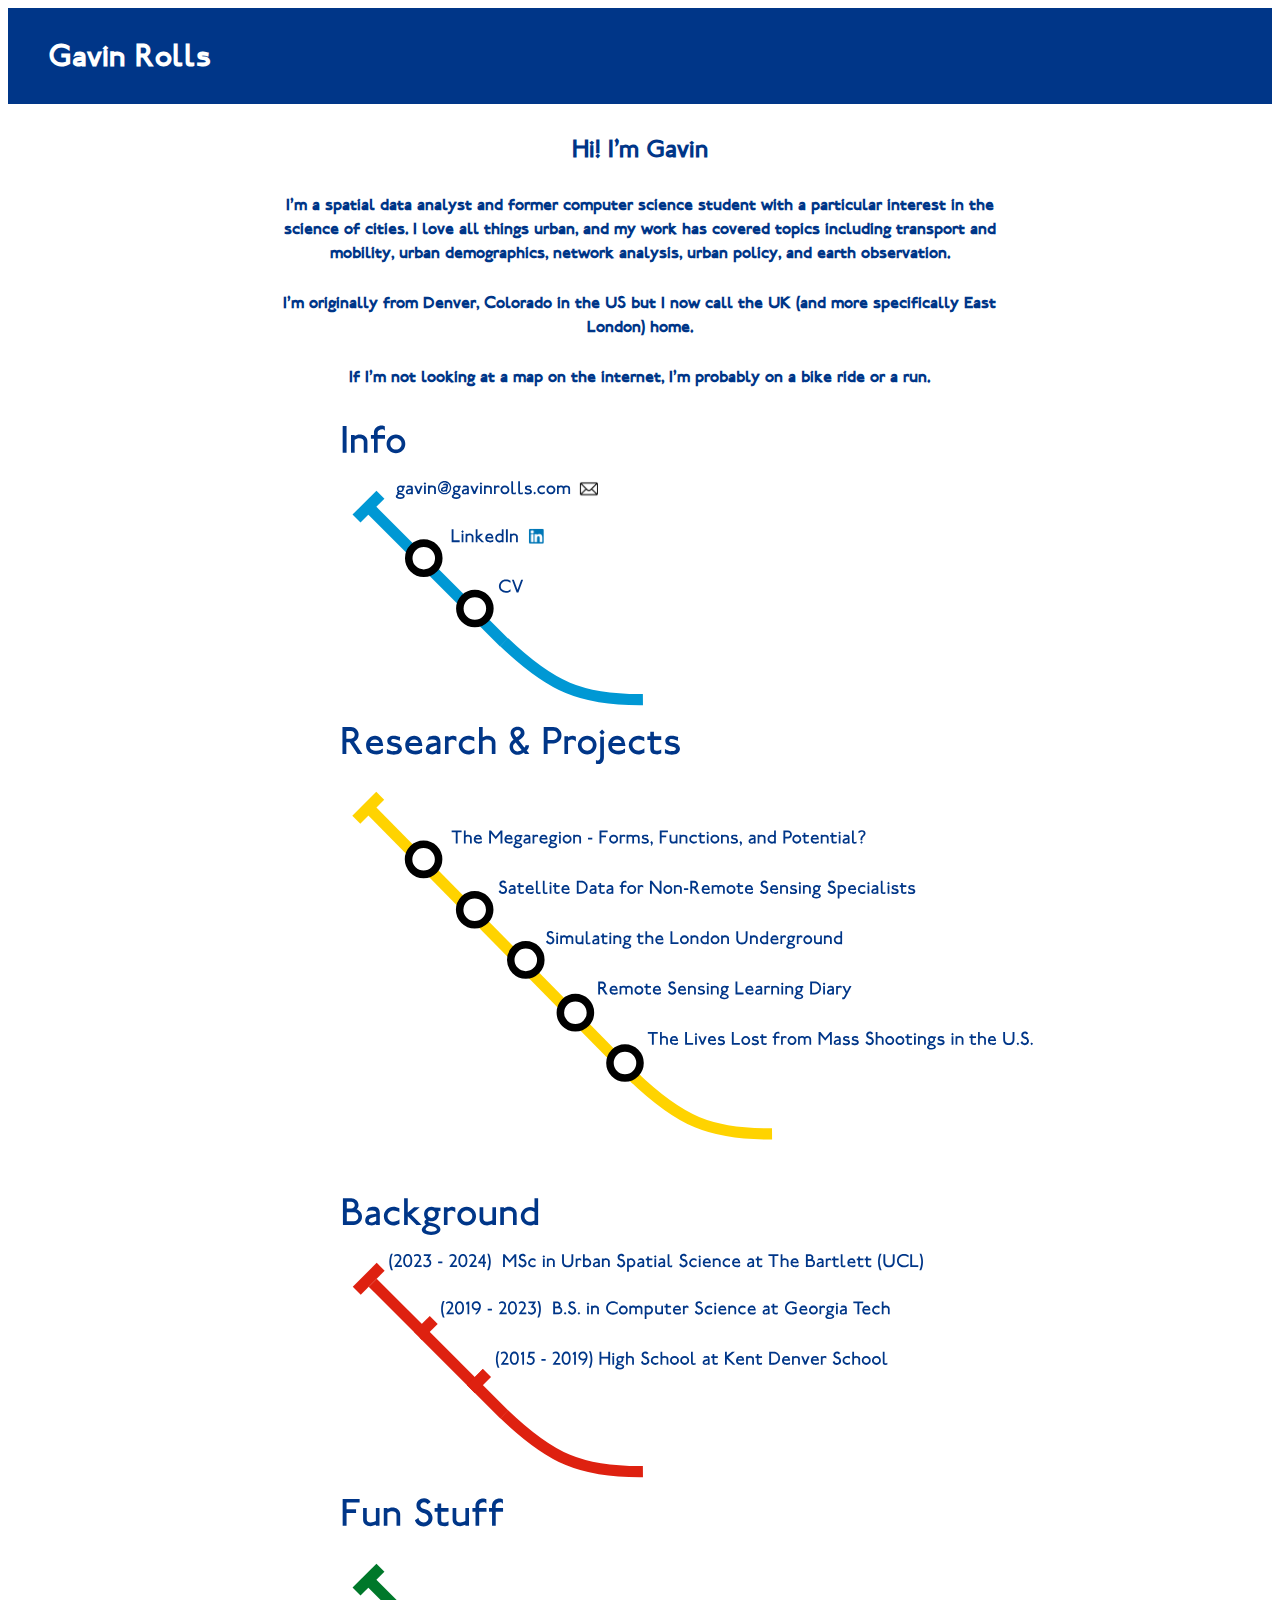
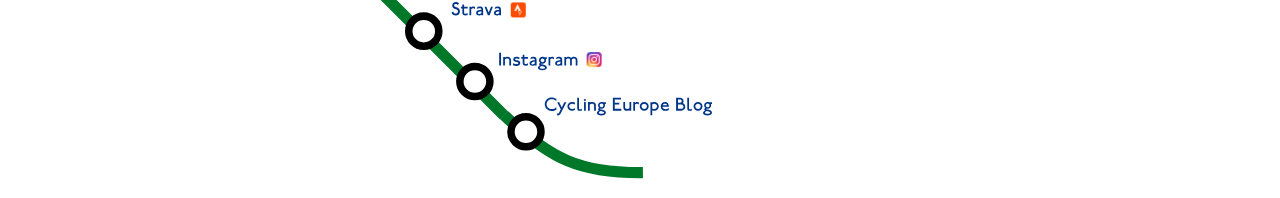
<file: index.html>
<!DOCTYPE html>
<html>
	<head>
		<link rel="icon" href="/favicon.ico" type="image/x-icon">
		<meta charset="UTF-8"/> 
		<title>Gavin Rolls</title>
		<link href="style.css" type="text/css" rel="stylesheet" />
   	<div class="header">
		<h1>Gavin Rolls</h1>
	</div>
	<div class="wrapper">
		<div class="text">
			<h2>Hi! I'm Gavin</h2>
			<h3>
				I'm a spatial data analyst and former computer science student with a particular interest in the science of cities.
				I love all things urban, and my work has covered topics including transport and mobility, urban demographics, network analysis, urban policy, and earth observation.
			</h3>
			<h3>
				I'm originally from Denver, Colorado in the US but I now call the UK (and more specifically East London) home.
			</h3>
			<h3>
				If I'm not looking at a map on the internet, I'm probably on a bike ride or a run.
			</h3>
		</div>
		<object
			class="info"
			id="info"
			width="600px"
			data="Info.svg"
		></object>
		<script>
			var a = document.getElementById("info");
			a.addEventListener("load",function(){
                var svgDoc = a.contentDocument;
                var linkedIn = svgDoc.getElementById("linkedin");
				linkedIn.style.cursor = 'pointer';
				linkedIn.addEventListener("mouseover",function(){
					linkedIn.setAttributeNS(null, "r", 30);
				}, false);
				linkedIn.addEventListener("mouseout",function(){
					linkedIn.setAttributeNS(null, "r", 20);
				}, false);
				linkedIn.addEventListener("click",function(){
					window.location.assign('https://www.linkedin.com/in/gavin-rolls/')
                }, false);
				
				var resume = svgDoc.getElementById("cv");
				resume.style.cursor = 'pointer';
				resume.addEventListener("mouseover",function(){
					resume.setAttributeNS(null, "r", 30);
				}, false);
				resume.addEventListener("mouseout",function(){
					resume.setAttributeNS(null, "r", 20);
				}, false);
				resume.addEventListener("click",function(){
					window.location.assign("cv.html")
                }, false);
            }, false);
		</script>
		<object
			class="projects"
			id="projects"
			width="738px"
			data="Projects and Research.svg"
		></object>
		<script>
			var b = document.getElementById("projects");
			b.addEventListener("load",function(){
                var svgDoc = b.contentDocument;
                var shootings = svgDoc.getElementById("massshootings");
				shootings.style.cursor = 'pointer';
				shootings.addEventListener("mouseover",function(){
					shootings.setAttributeNS(null, "r", 30);
				}, false);
				shootings.addEventListener("mouseout",function(){
					shootings.setAttributeNS(null, "r", 20);
				}, false);
				shootings.addEventListener("click",function(){
					window.location.assign('MassShootings/shootings.html')
                }, false);

				var megaregions = svgDoc.getElementById("megaregions");
				megaregions.style.cursor = 'pointer';
				megaregions.addEventListener("mouseover",function(){
					megaregions.setAttributeNS(null, "r", 30);
				}, false);
				megaregions.addEventListener("mouseout",function(){
					megaregions.setAttributeNS(null, "r", 20);
				}, false);
				megaregions.addEventListener("click",function(){
					window.location.assign('https://doi.org/10.1080/12265934.2023.2189156')
                }, false);

				var remotesensing = svgDoc.getElementById("remotesensing");
				remotesensing.style.cursor = 'pointer';
				remotesensing.addEventListener("mouseover",function(){
					remotesensing.setAttributeNS(null, "r", 30);
				}, false);
				remotesensing.addEventListener("mouseout",function(){
					remotesensing.setAttributeNS(null, "r", 20);
				}, false);
				remotesensing.addEventListener("click",function(){
					window.location.assign('https://doi.org/10.1017/dap.2025.7')
                }, false);

				var londonunderground = svgDoc.getElementById("londonunderground");
				londonunderground.style.cursor = 'pointer';
				londonunderground.addEventListener("mouseover",function(){
					londonunderground.setAttributeNS(null, "r", 30);
				}, false);
				londonunderground.addEventListener("mouseout",function(){
					londonunderground.setAttributeNS(null, "r", 20);
				}, false);
				londonunderground.addEventListener("click",function(){
					window.location.assign('londonunderground.html')
                }, false);

				var learningdiary = svgDoc.getElementById("learningdiary");
				learningdiary.style.cursor = 'pointer';
				learningdiary.addEventListener("mouseover",function(){
					learningdiary.setAttributeNS(null, "r", 30);
				}, false);
				learningdiary.addEventListener("mouseout",function(){
					learningdiary.setAttributeNS(null, "r", 20);
				}, false);
				learningdiary.addEventListener("click",function(){
					window.location.assign('https://grolls23.github.io/LearningDiary/')
                }, false);
			}, false);
		</script>
		<object
			class="background"
			id="background"
			width="600px"
			data="Background.svg"
		></object>
		<object
			class="fun"
			id="fun"
			width="600px"
			data="Fun Stuff.svg"
		></object>
		<script>
			var c = document.getElementById("fun");
			c.addEventListener("load",function(){
                var svgDoc = c.contentDocument;
                var strava = svgDoc.getElementById("strava");
				strava.style.cursor = 'pointer';
				strava.addEventListener("mouseover",function(){
					strava.setAttributeNS(null, "r", 30);
				}, false);
				strava.addEventListener("mouseout",function(){
					strava.setAttributeNS(null, "r", 20);
				}, false);
				strava.addEventListener("click",function(){
					window.location.assign('https://www.strava.com/athletes/32781425')
                }, false);

				var instagram = svgDoc.getElementById("instagram");
				instagram.style.cursor = 'pointer';
				instagram.addEventListener("mouseover",function(){
					instagram.setAttributeNS(null, "r", 30);
				}, false);
				instagram.addEventListener("mouseout",function(){
					instagram.setAttributeNS(null, "r", 20);
				}, false);
				instagram.addEventListener("click",function(){
					window.location.assign('https://www.instagram.com/gavinrolls/?hl=en')
                }, false);

				var rollsTour = svgDoc.getElementById("rollsTour");
				rollsTour.style.cursor = 'pointer';
				rollsTour.addEventListener("mouseover",function(){
					rollsTour.setAttributeNS(null, "r", 30);
				}, false);
				rollsTour.addEventListener("mouseout",function(){
					rollsTour.setAttributeNS(null, "r", 20);
				}, false);
				rollsTour.addEventListener("click",function(){
					window.location.assign('https://rollseurotour.substack.com')
                }, false);
            }, false);
		</script>
	</div>
</html>
</file>
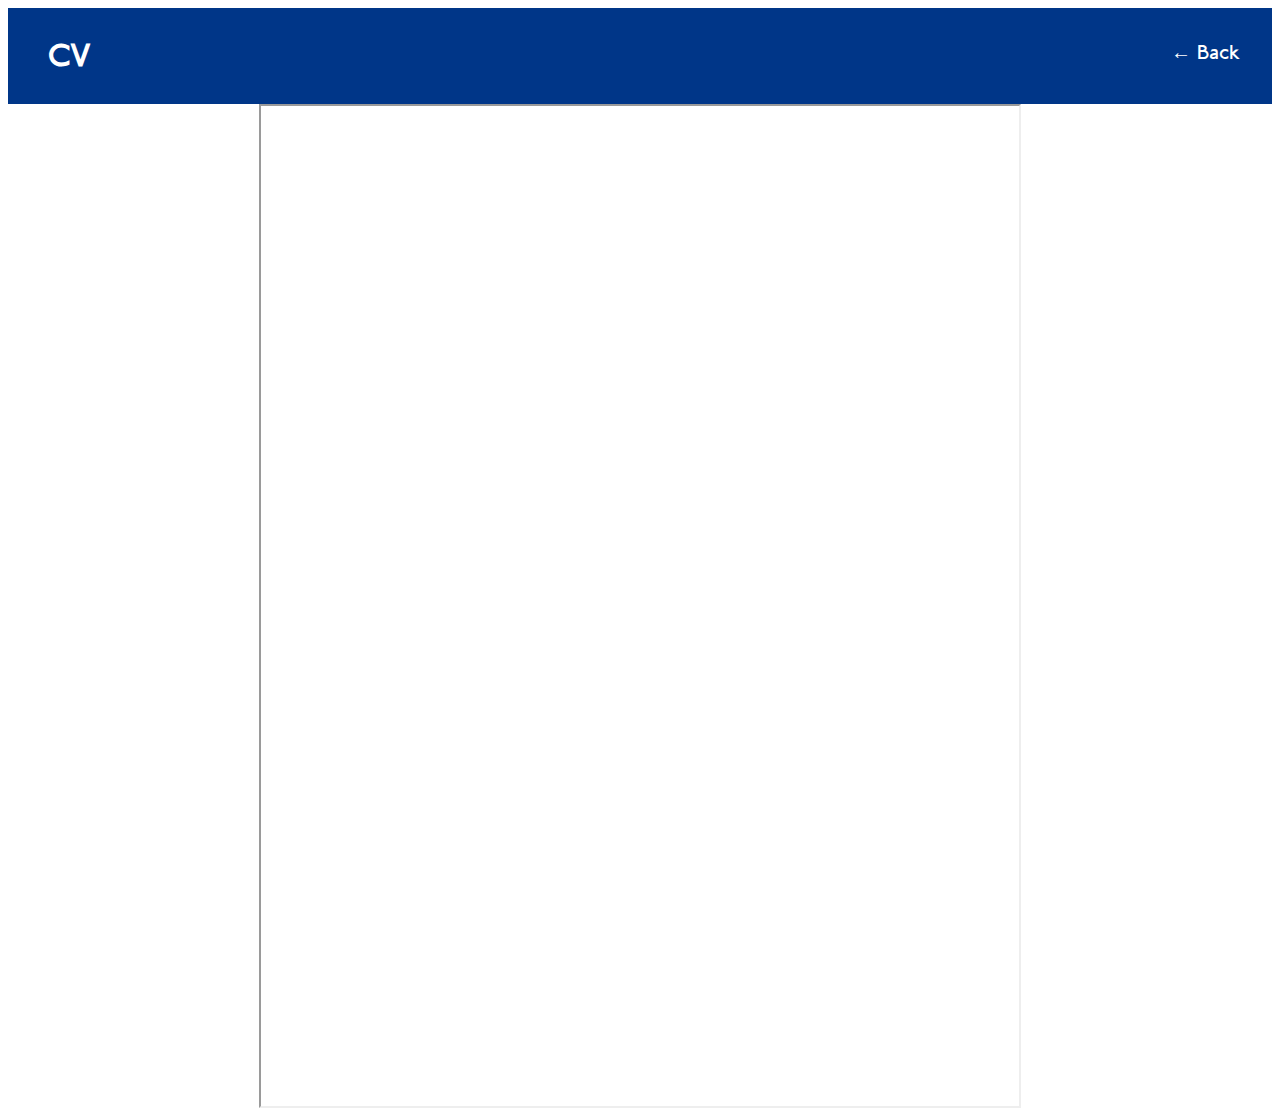
<file: cv.html>
<!DOCTYPE html>
<html>
	<head>
		<meta charset="UTF-8"/> 
		<title>Gavin Rolls - CV</title>
		<link href="style.css" type="text/css" rel="stylesheet" />
    <div class="header">
		<h1>CV</h1>
    <a href="index.html" class="back-button"> ← Back</a>
	</div>
  <body>
    <iframe src="CV.pdf" height="1000" width="75%" margin="0 auto">
    </iframe>
  </body>
</html>
</file>
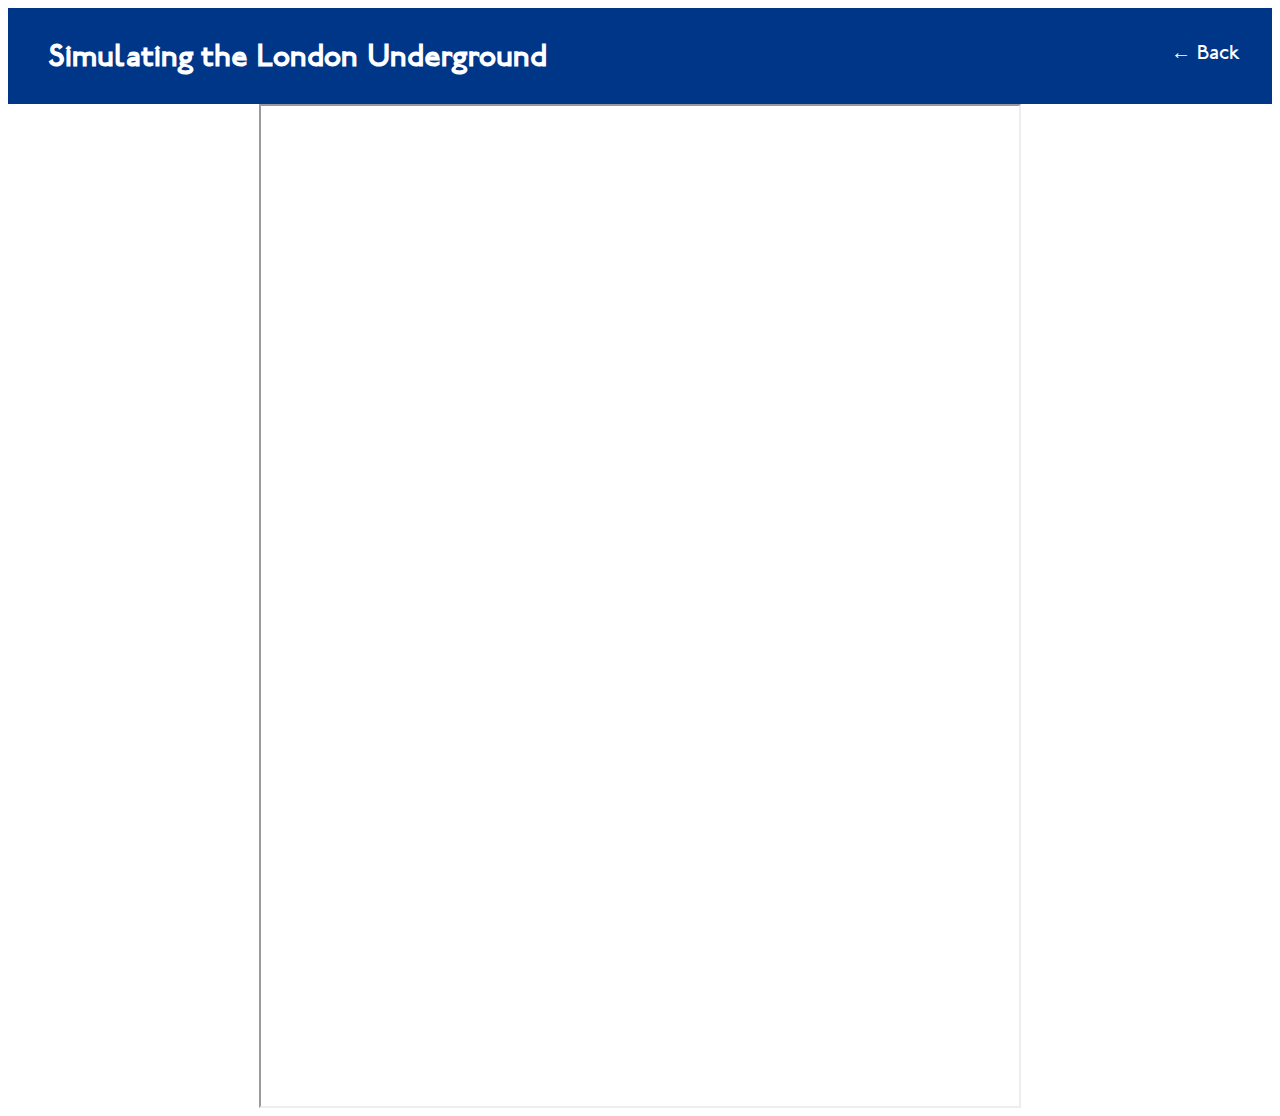
<file: londonunderground.html>
<!DOCTYPE html>
<html>
	<head>
		<meta charset="UTF-8"/> 
		<title>Simulating the Underground</title>
		<link href="style.css" type="text/css" rel="stylesheet" />
    <div class="header">
		<h1>Simulating the London Underground</h1>
	<a href="index.html" class="back-button"> ← Back</a>
	</div>
  <body>
    <iframe src="Urbsim_Final.pdf" height="1000" width="75%" margin="0 auto">
    </iframe>
  </body>
</html>
</file>
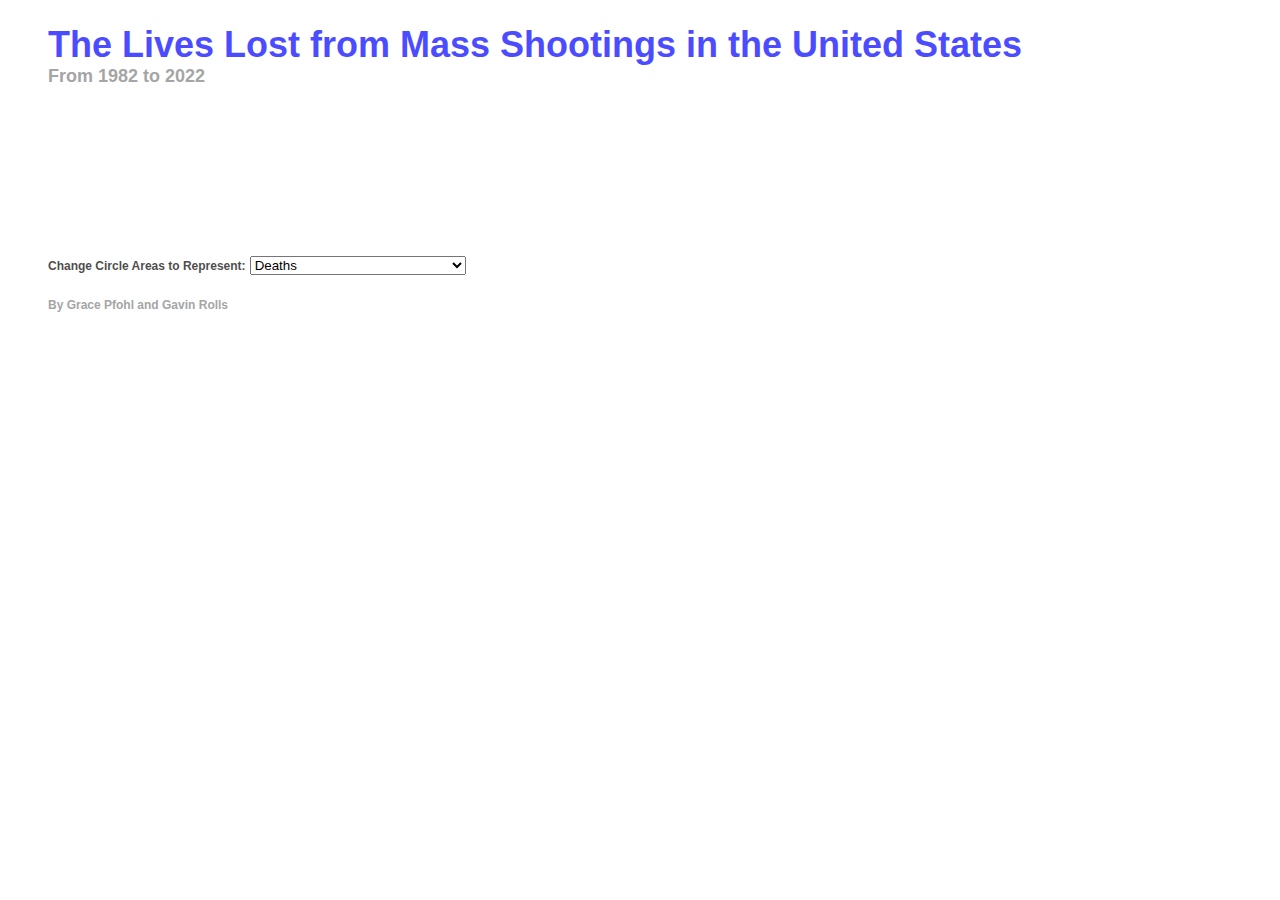
<file: MassShootings/shootings.html>
<!DOCTYPE html>
<html>
	<head>
		<meta charset="UTF-8"/> 
		<title>The Lives Lost from Mass Shootings in the United States</title>
		<link href="shootingstyle.css" type="text/css" rel="stylesheet" />
		<script src="https://d3js.org/d3.v5.min.js"></script> 
   	</head>
	<body>
		<h1>The Lives Lost from Mass Shootings in the United States</h1>
		<h2>From 1982 to 2022</h2>
		<div id="wrapper">
			<svg id="map"></svg>
			<script src="map.js"></script>
		</div>
		<text class="dropdown-text">Change Circle Areas to Represent:</text>
		<select id="modeDropdown" class="dropdown-content" onchange="changeCircleMode(this.value)">
			<option value="deaths" href="#">Deaths</a>
			<option value="injuries" href="#">Injuries</a>
			<option value="total">Total Affected (Deaths + Injuries)</a>
		</select>
		<br>
		<br>
		<h3>By Grace Pfohl and Gavin Rolls</h3>
	<body>
</html>
</file>
<file: style.css>
@font-face {
    font-family: 'TubeFont';
    src: url(Tube.ttf);
}

.wrapper {
    padding: 10px;
}

.text {
    margin: 0;
    display: -webkit-box;
    display: -ms-flexbox;
    display: flex;
    -webkit-box-orient: vertical;
    -webkit-box-direction: normal;
        -ms-flex-direction: column;
            flex-direction: column;
    max-width: 60%;
    margin: 0 auto;
    -webkit-box-pack: center;
        -ms-flex-pack: center;
            justify-content: center;
}

.header {
    padding: 10px;
    padding-left: 40px;
    text-align: left;
    background: #003688;
    color: white;
    font-size: 40px;
}

.back-button {
    position: absolute;
    top: 40px;
    right: 40px;
    color: white;
    text-decoration: none;
    font-family: TubeFont, 'Gill Sans', 'Gill Sans MT', Calibri, 'Trebuchet MS', sans-serif;
    font-size: 20px;
    cursor: pointer;
}

.background {
    padding-top: 20px;
    margin-left: auto;
    margin-right: auto;
    display:block;
}

.info {
    padding-top: 20px;
    margin-left: auto;
    margin-right: auto;
    display:block;
}

.projects {
    padding-top: 20px;
    margin-left: calc((100% - 600px) / 2);
    margin-right: auto;
    display: block;
}

.fun {
    padding-top: 20px;
    margin-left: auto;
    margin-right: auto;
    display:block;
}

iframe {
    margin: 0;
    display: -webkit-box;
    display: -ms-flexbox;
    display: flex;
    -webkit-box-orient: vertical;
    -webkit-box-direction: normal;
        -ms-flex-direction: column;
            flex-direction: column;
    max-width: 60%;
    margin: 0 auto;
    -webkit-box-pack: center;
        -ms-flex-pack: center;
            justify-content: center;
}

h1 {
    font-size: 30px;
    font-family: TubeFont, 'Gill Sans', 'Gill Sans MT', Calibri, 'Trebuchet MS', sans-serif;
    color: white;
}

h2 {
    font-size: 24px;
    margin-top: 20px;
    font-family: TubeFont, 'Gill Sans', 'Gill Sans MT', Calibri, 'Trebuchet MS', sans-serif;
    color: #003688;
    text-align: center;
}

h3 {
    font-size: 16px;
    margin-top: 10px;
    font-family: TubeFont, 'Gill Sans', 'Gill Sans MT', Calibri, 'Trebuchet MS', sans-serif;
    color: #003688;
    line-height: 24px;
    text-align: center;
}
</file>
<file: MassShootings/shootingstyle.css>
#wrapper {
    clear:both;
}

#map {
    float:top;
}

#timeline {
    float:top;
}

h1 {
    font-size: 36px;
    margin-left: 40px;
    margin-bottom: 0px;
    font-family: Futura, "Trebuchet MS", Arial, sans-serif;
    color: blue;
    opacity: 0.7;
}

h2 {
    font-size: 18px;
    margin-left: 40px;
    margin-top: 0px;
    font-family: Futura, "Trebuchet MS", Arial, sans-serif;
    color: grey;
    opacity: 0.7;
}

h3 {
    font-size: 12px;
    margin-left: 40px;
    margin-top: 5px;
    margin-bottom: 0px;
    font-family: Futura, "Trebuchet MS", Arial, sans-serif;
    color: grey;
    opacity: 0.7;
}

.shootingName {
    font-size: 18px;
    font-family: Futura, "Trebuchet MS", Arial, sans-serif;
    font-weight: bold;
    fill: black;
    opacity: 0.7;
}

.detailField {
    font-size: 12px;
    font-family: Futura, "Trebuchet MS", Arial, sans-serif;
    font-weight: bold;
    fill: black;
    opacity: 0.7;
}

.overview {
    font-size: 12px;
    font-family: Futura, "Trebuchet MS", Arial, sans-serif;
    font-weight: bold;
    fill: black;
    opacity: 0.7;
}

.killed {
    font-size: 18px;
    font-family: Futura, "Trebuchet MS", Arial, sans-serif;
    font-weight: bold;
    fill: red;
    opacity: 0.7;
}

.injured {
    font-size: 18px;
    font-family: Futura, "Trebuchet MS", Arial, sans-serif;
    font-weight: bold;
    fill: orange;
    opacity: 0.7;
}

.numberMassShooting {
    font-size: 30px;
    font-family: Futura, "Trebuchet MS", Arial, sans-serif;
    font-weight: bold;
    fill: blue;
    opacity: 0.7;
}

.numberInjury {
    font-size: 30px;
    font-family: Futura, "Trebuchet MS", Arial, sans-serif;
    font-weight: bold;
    fill: orange;
    opacity: 0.7;
}

.numberDeath {
    font-size: 30px;
    font-family: Futura, "Trebuchet MS", Arial, sans-serif;
    font-weight: bold;
    fill: red;
    opacity: 0.7;
}

.barLabel {
    font-size: 8px;
    font-family: Futura, "Trebuchet MS", Arial, sans-serif;
    /* font-weight: bold; */
    fill: black;
}

.dropdown-text {
    margin-left: 40px;
    font-size: 12px;
    font-family: Futura, "Trebuchet MS", Arial, sans-serif;
    font-weight: bold;
    fill: black;
    opacity: 0.7;
}
</file>
